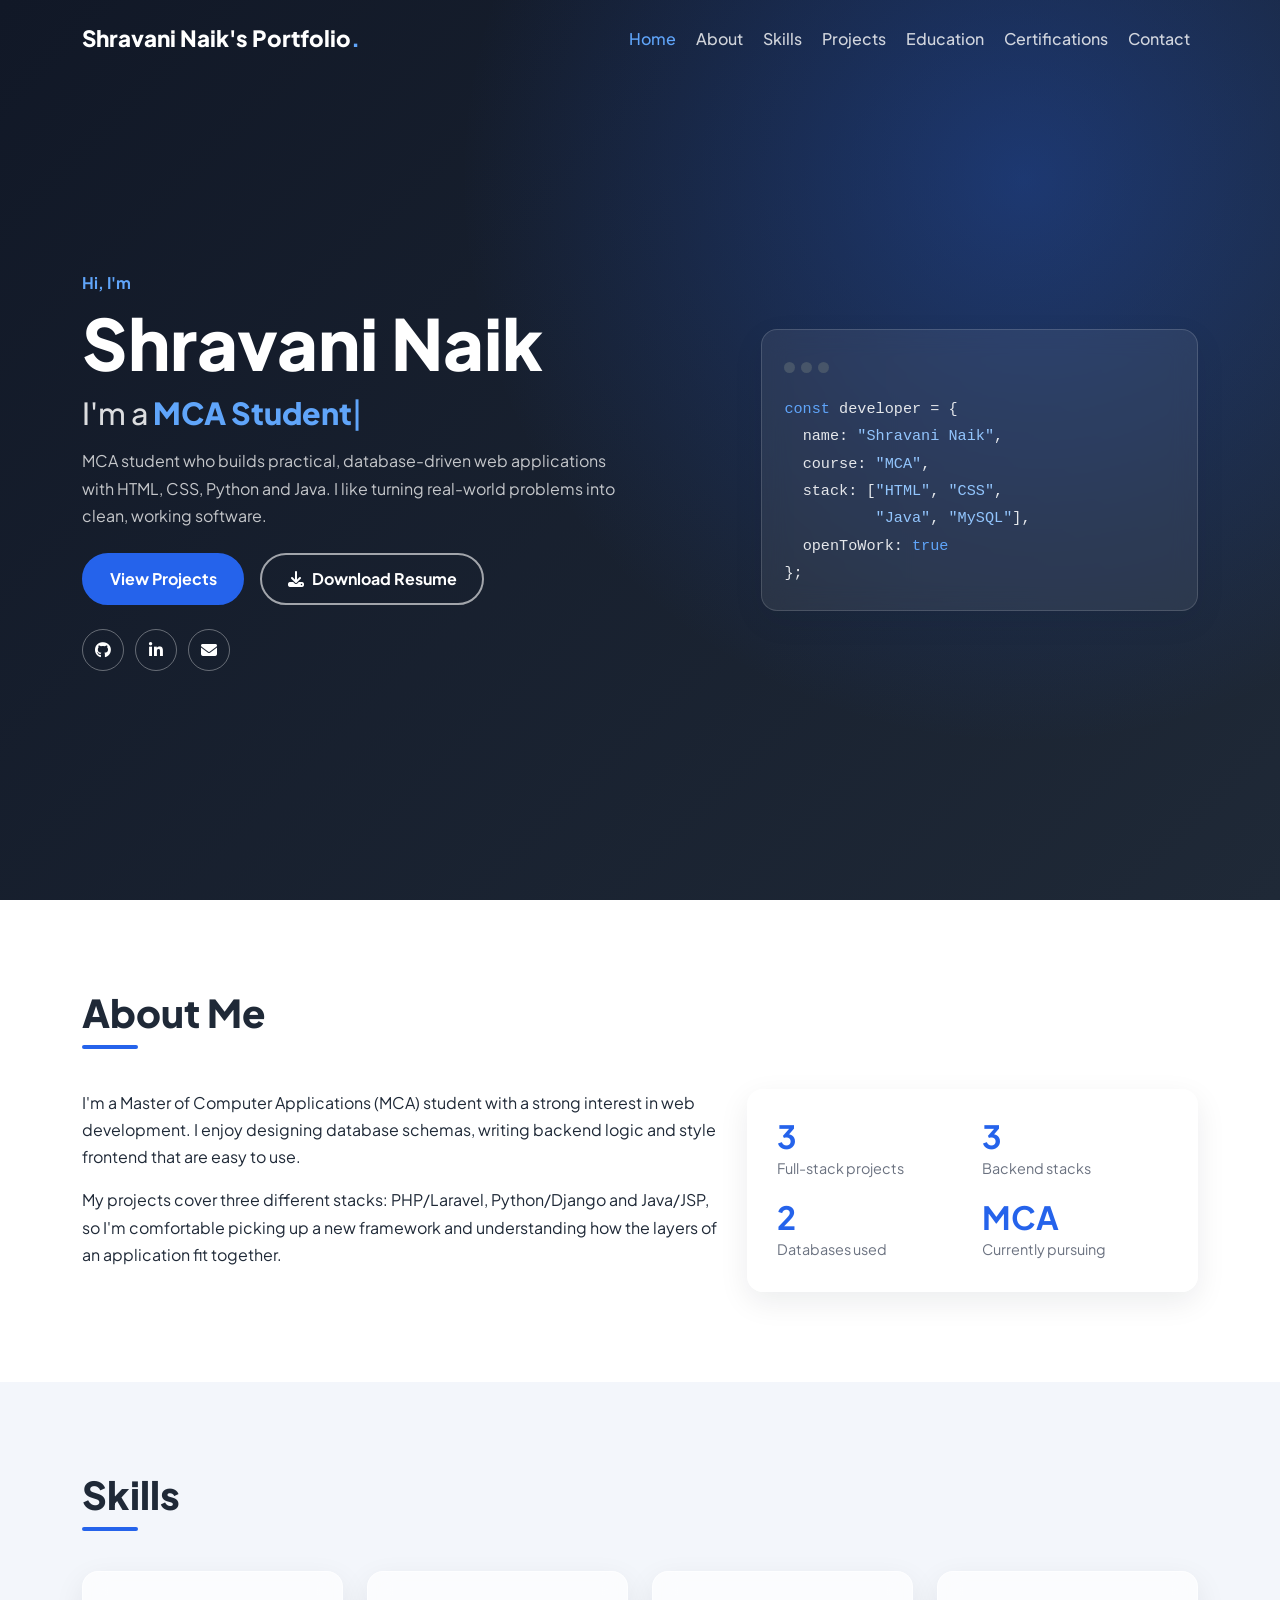
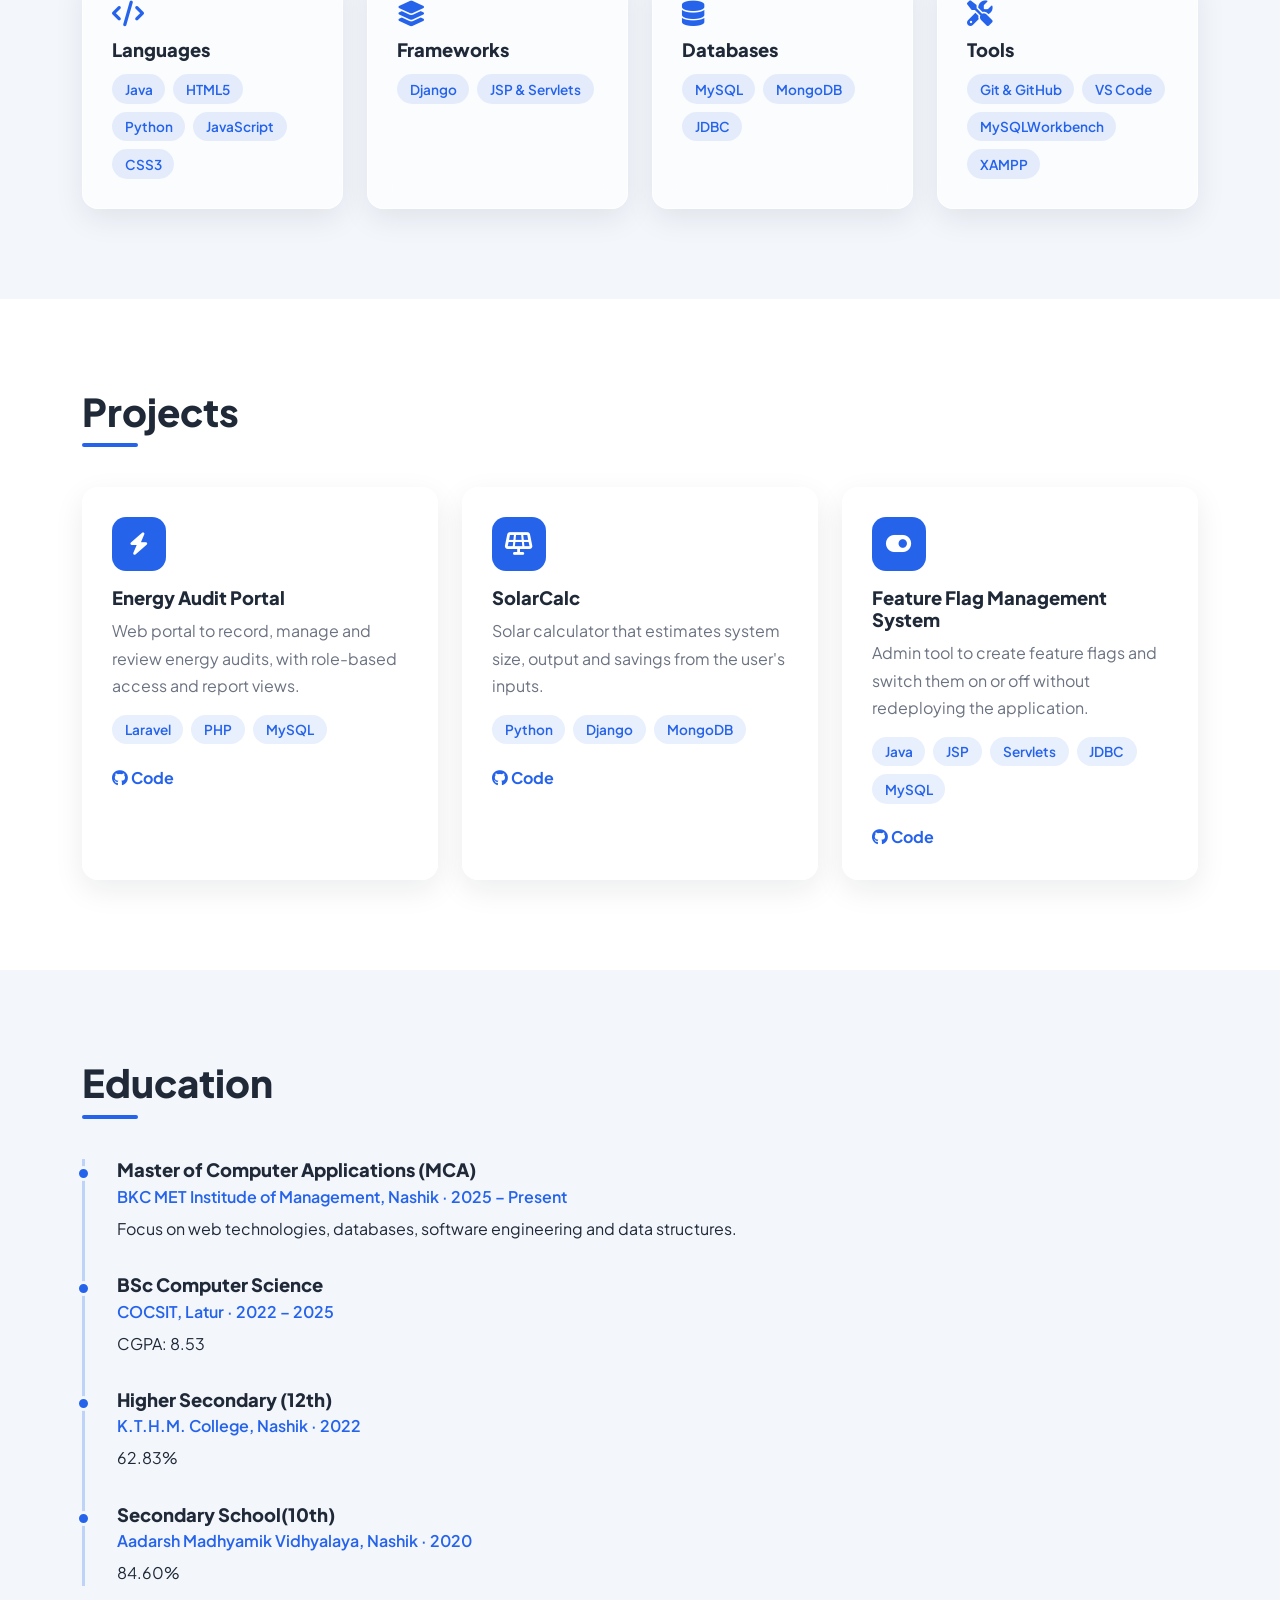
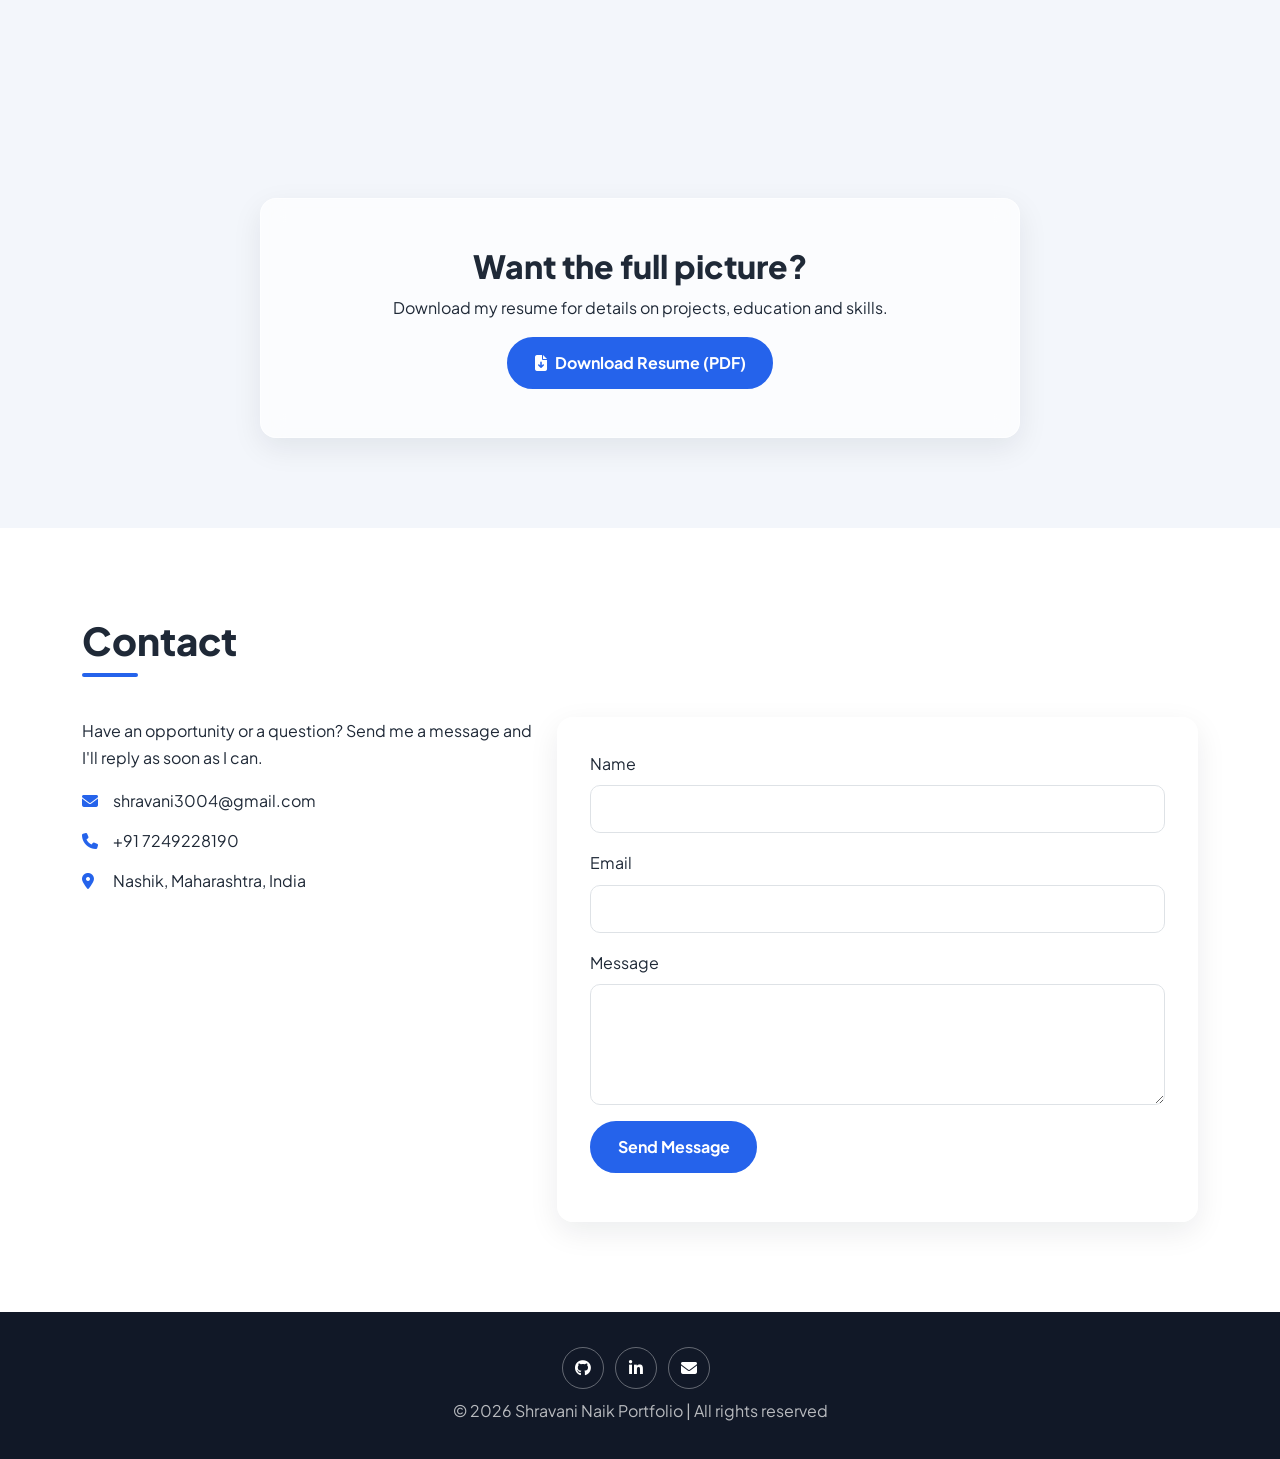
<file: index.html>
<!DOCTYPE html>
<html lang="en">
<head>
  <meta charset="UTF-8">
  <meta name="viewport" content="width=device-width, initial-scale=1">
  <title>Shravani Naik| MCA Student & Web Developer</title>
  <meta name="description" content="Portfolio of Shravani Naik, MCA student building web applications.">

  <!-- Libraries (all via CDN so no install is needed) -->
  <link href="https://cdn.jsdelivr.net/npm/bootstrap@5.3.3/dist/css/bootstrap.min.css" rel="stylesheet">
  <link href="https://cdnjs.cloudflare.com/ajax/libs/font-awesome/6.5.2/css/all.min.css" rel="stylesheet">
  <link href="https://unpkg.com/aos@2.3.4/dist/aos.css" rel="stylesheet">
  <link href="https://fonts.googleapis.com/css2?family=Plus+Jakarta+Sans:wght@400;500;700;800&display=swap" rel="stylesheet">
  <!-- Our own styles (loaded last so they can override Bootstrap) -->
  <link href="style.css" rel="stylesheet">
</head>
<body data-bs-spy="scroll" data-bs-target="#mainNav" data-bs-offset="90">

  <!-- ============ NAVBAR (sticky) ============ -->
  <nav id="mainNav" class="navbar navbar-expand-lg fixed-top">
    <div class="container">
      <a class="navbar-brand" href="#home">Shravani Naik's Portfolio<span>.</span></a>
      <button class="navbar-toggler" type="button" data-bs-toggle="collapse" data-bs-target="#navMenu" aria-label="Toggle navigation">
        <i class="fa-solid fa-bars text-white"></i>
      </button>
      <div class="collapse navbar-collapse" id="navMenu">
        <ul class="navbar-nav ms-auto gap-lg-1">
          <li class="nav-item"><a class="nav-link" href="#home">Home</a></li>
          <li class="nav-item"><a class="nav-link" href="#about">About</a></li>
          <li class="nav-item"><a class="nav-link" href="#skills">Skills</a></li>
          <li class="nav-item"><a class="nav-link" href="#projects">Projects</a></li>
          <li class="nav-item"><a class="nav-link" href="#education">Education</a></li>
          <li class="nav-item"><a class="nav-link" href="#certifications">Certifications</a></li>
          <li class="nav-item"><a class="nav-link" href="#contact">Contact</a></li>
        </ul>
      </div>
    </div>
  </nav>

  <!-- ============ 1. HOME (Hero) ============ -->
  <header id="home" class="hero d-flex align-items-center">
    <div class="container">
      <div class="row align-items-center g-5">
        <div class="col-lg-7" data-aos="fade-right">
          <p class="hero-hello">Hi, I'm</p>
          <h1 class="hero-name">Shravani Naik </h1>
          <h2 class="hero-role">I'm a <span id="typed-role"></span><span class="cursor">|</span></h2>
          <p class="hero-text">MCA student who builds practical, database-driven web applications with HTML, CSS, Python and Java. I like turning real-world problems into clean, working software.</p>
          <div class="d-flex flex-wrap gap-3 mt-4">
            <a href="#projects" class="btn btn-primary-custom">View Projects</a>
            <a href="assets/resume/Shravani_NaikResume.pdf" download class="btn btn-outline-custom"><i class="fa-solid fa-download me-2"></i>Download Resume</a>
          </div>
          <div class="social mt-4">
            <!-- TODO: replace # with your real links -->
            <a href="https://github.com/shravani3004" aria-label="GitHub"><i class="fa-brands fa-github"></i></a>
            <a href="https://www.linkedin.com/in/shravani-naik-mca?utm_source=share_via&utm_content=profile&utm_medium=member_android" aria-label="LinkedIn"><i class="fa-brands fa-linkedin-in"></i></a>
            <a href="mailto:shravani3004@gmail.com" aria-label="Email"><i class="fa-solid fa-envelope"></i></a>
          </div>
        </div>
        <!-- Hero card: a small "code window" instead of a stock photo (keeps the page fast) -->
        <div class="col-lg-5" data-aos="fade-left">
          <div class="glass code-window">
            <div class="dots"><span></span><span></span><span></span></div>
<pre><code><span class="c-k">const</span> developer = {
  name: <span class="c-s">"Shravani Naik"</span>,
  course: <span class="c-s">"MCA"</span>,
  stack: [<span class="c-s">"HTML"</span>, <span class="c-s">"CSS"</span>,
          <span class="c-s">"Java"</span>, <span class="c-s">"MySQL"</span>],
  openToWork: <span class="c-k">true</span>
};</code></pre>
          </div>
        </div>
      </div>
    </div>
  </header>

  <!-- ============ 2. ABOUT ============ -->
  <section id="about" class="section">
    <div class="container">
      <h2 class="section-title" data-aos="fade-up">About Me</h2>
      <div class="row g-4 align-items-stretch">
        <div class="col-lg-7" data-aos="fade-up">
          <p>I'm a Master of Computer Applications (MCA) student with a strong interest in web development. I enjoy designing database schemas, writing backend logic and style frontend that are easy to use.</p>
          <p>My projects cover three different stacks: PHP/Laravel, Python/Django and Java/JSP, so I'm comfortable picking up a new framework and understanding how the layers of an application fit together.</p>
        </div>
        <div class="col-lg-5" data-aos="fade-up" data-aos-delay="100">
          <div class="glass stat-grid">
            <div><strong>3</strong><span>Full-stack projects</span></div>
            <div><strong>3</strong><span>Backend stacks</span></div>
            <div><strong>2</strong><span>Databases used</span></div>
            <div><strong>MCA</strong><span>Currently pursuing</span></div>
          </div>
        </div>
      </div>
    </div>
  </section>

  <!-- ============ 3. SKILLS ============ -->
  <section id="skills" class="section section-alt">
    <div class="container">
      <h2 class="section-title" data-aos="fade-up">Skills</h2>
      <div class="row g-4">
        <div class="col-md-6 col-lg-3" data-aos="fade-up">
          <div class="glass skill-card">
            <i class="fa-solid fa-code"></i><h3>Languages</h3>
            <ul class="tags"><li>Java</li><li>HTML5</li><li>Python</li><li>JavaScript</li><li>CSS3</li></ul>
          </div>
        </div>
        <div class="col-md-6 col-lg-3" data-aos="fade-up" data-aos-delay="100">
          <div class="glass skill-card">
            <i class="fa-solid fa-layer-group"></i><h3>Frameworks</h3>
            <ul class="tags"><li>Django</li><li>JSP &amp; Servlets</li>
          </div>
        </div>
        <div class="col-md-6 col-lg-3" data-aos="fade-up" data-aos-delay="200">
          <div class="glass skill-card">
            <i class="fa-solid fa-database"></i><h3>Databases</h3>
            <ul class="tags"><li>MySQL</li><li>MongoDB</li><li>JDBC</li></ul>
          </div>
        </div>
        <div class="col-md-6 col-lg-3" data-aos="fade-up" data-aos-delay="300">
          <div class="glass skill-card">
            <i class="fa-solid fa-screwdriver-wrench"></i><h3>Tools</h3>
            <ul class="tags"><li>Git &amp; GitHub</li><li>VS Code</li><li>MySQLWorkbench</li><li>XAMPP</li></ul>
          </div>
        </div>
      </div>
    </div>
  </section>

  <!-- ============ 4. PROJECTS ============ -->
  <section id="projects" class="section">
    <div class="container">
      <h2 class="section-title" data-aos="fade-up">Projects</h2>
      <div class="row g-4">

        <!-- Project 1 -->
        <div class="col-lg-4" data-aos="fade-up">
          <article class="glass project-card">
            <div class="project-icon"><i class="fa-solid fa-bolt"></i></div>
            <h3>Energy Audit Portal</h3>
            <p>Web portal to record, manage and review energy audits, with role-based access and report views.</p>
            <ul class="tags"><li>Laravel</li><li>PHP</li><li>MySQL</li></ul>
            <div class="project-links">
              <a href="#" aria-label="Energy Audit Portal source code"><i class="fa-brands fa-github"></i> Code</a>
            </div>
          </article>
        </div>

        <!-- Project 2 -->
        <div class="col-lg-4" data-aos="fade-up" data-aos-delay="100">
          <article class="glass project-card">
            <div class="project-icon"><i class="fa-solid fa-solar-panel"></i></div>
            <h3>SolarCalc</h3>
            <p>Solar calculator that estimates system size, output and savings from the user's inputs.</p>
            <ul class="tags"><li>Python</li><li>Django</li><li>MongoDB</li></ul>
            <div class="project-links">
              <a href="#" aria-label="SolarCalc source code"><i class="fa-brands fa-github"></i> Code</a>
            </div>
          </article>
        </div>

        <!-- Project 3 -->
        <div class="col-lg-4" data-aos="fade-up" data-aos-delay="200">
          <article class="glass project-card">
            <div class="project-icon"><i class="fa-solid fa-toggle-on"></i></div>
            <h3>Feature Flag Management System</h3>
            <p>Admin tool to create feature flags and switch them on or off without redeploying the application.</p>
            <ul class="tags"><li>Java</li><li>JSP</li><li>Servlets</li><li>JDBC</li><li>MySQL</li></ul>
            <div class="project-links">
              <a href="#" aria-label="Feature Flag Management System source code"><i class="fa-brands fa-github"></i> Code</a>
            </div>
          </article>
        </div>
      </div>
      <!-- TODO: edit the descriptions above to match exactly what you built -->
    </div>
  </section>

  <!-- ============ 5. EDUCATION (a real sequence, so a timeline fits) ============ -->
  <section id="education" class="section section-alt">
    <div class="container">
      <h2 class="section-title" data-aos="fade-up">Education</h2>
      <div class="timeline">
        <div class="timeline-item" data-aos="fade-up">
          <h3>Master of Computer Applications (MCA)</h3>
          <p class="meta">BKC MET Institude of Management, Nashik &middot; 2025 &ndash; Present</p>
          <p>Focus on web technologies, databases, software engineering and data structures.</p>
        </div>
        <div class="timeline-item" data-aos="fade-up">
          <h3>BSc Computer Science</h3>
          <p class="meta">COCSIT, Latur &middot; 2022 &ndash; 2025</p>
          <p>CGPA: 8.53</p>
        </div>
        <div class="timeline-item" data-aos="fade-up">
          <h3>Higher Secondary (12th)</h3>
          <p class="meta">K.T.H.M. College, Nashik &middot; 2022</p>
          <p>62.83%</p>
        </div>
         <div class="timeline-item" data-aos="fade-up">
          <h3>Secondary School(10th)</h3>
          <p class="meta">Aadarsh Madhyamik Vidhyalaya, Nashik &middot; 2020</p>
          <p>84.60%</p>
        </div>
      </div>
   
    </div>
  </section>

  <!-- ============ 7. RESUME DOWNLOAD ============ -->
  <section id="resume" class="section section-alt">
    <div class="container">
      <div class="glass resume-box text-center" data-aos="zoom-in">
        <h2>Want the full picture?</h2>
        <p>Download my resume for details on projects, education and skills.</p>
        <a href="assets/resume/Shravani_NaikResume.pdf" download class="btn btn-primary-custom">
          <i class="fa-solid fa-file-arrow-down me-2"></i>Download Resume (PDF)
        </a>
      </div>
    </div>
  </section>

  <!-- ============ 8. CONTACT ============ -->
  <section id="contact" class="section">
    <div class="container">
      <h2 class="section-title" data-aos="fade-up">Contact</h2>
      <div class="row g-4">
        <div class="col-lg-5" data-aos="fade-up">
          <p>Have an opportunity or a question? Send me a message and I'll reply as soon as I can.</p>
          <ul class="contact-list">
            <li><i class="fa-solid fa-envelope"></i> shravani3004@gmail.com</li>
            <li><i class="fa-solid fa-phone"></i> +91 7249228190</li>
            <li><i class="fa-solid fa-location-dot"></i> Nashik, Maharashtra, India</li>
          </ul>
        </div>
        <div class="col-lg-7" data-aos="fade-up" data-aos-delay="100">
          <form id="contactForm" class="glass contact-form" novalidate>
            <div class="mb-3">
              <label for="name" class="form-label">Name</label>
              <input type="text" class="form-control" id="name" required>
              <div class="invalid-feedback">Enter your name.</div>
            </div>
            <div class="mb-3">
              <label for="email" class="form-label">Email</label>
              <input type="email" class="form-control" id="email" required>
              <div class="invalid-feedback">Enter a valid email address.</div>
            </div>
            <div class="mb-3">
              <label for="message" class="form-label">Message</label>
              <textarea class="form-control" id="message" rows="4" required></textarea>
              <div class="invalid-feedback">Write a short message.</div>
            </div>
            <button type="submit" class="btn btn-primary-custom">Send Message</button>
            <p id="formStatus" class="mt-3 mb-0" role="status"></p>
          </form>
        </div>
      </div>
    </div>
  </section>

  <!-- ============ 9. FOOTER ============ -->
  <footer class="footer text-center">
    <div class="container">
      <div class="social mb-2">
        <a href="https://github.com/shravani3004" aria-label="GitHub"><i class="fa-brands fa-github"></i></a>
        <a href="https://www.linkedin.com/in/shravani-naik-mca?utm_source=share_via&utm_content=profile&utm_medium=member_android" aria-label="LinkedIn"><i class="fa-brands fa-linkedin-in"></i></a>
        <a href="mailto:shravani3004@gmail.com" aria-label="Email"><i class="fa-solid fa-envelope"></i></a>
      </div>
      <p class="mb-0">&copy; <span id="year"></span> Shravani Naik Portfolio | All rights reserved</p>
    </div>
  </footer>

  <!-- Back-to-top button -->
  <button id="toTop" aria-label="Back to top"><i class="fa-solid fa-arrow-up"></i></button>

  <!-- Scripts: Bootstrap bundle (includes Popper), AOS, then our own script -->
  <script src="https://cdn.jsdelivr.net/npm/bootstrap@5.3.3/dist/js/bootstrap.bundle.min.js"></script>
  <script src="https://unpkg.com/aos@2.3.4/dist/aos.js"></script>
  <script src="script.js"></script>
</body>
</html>
</file>
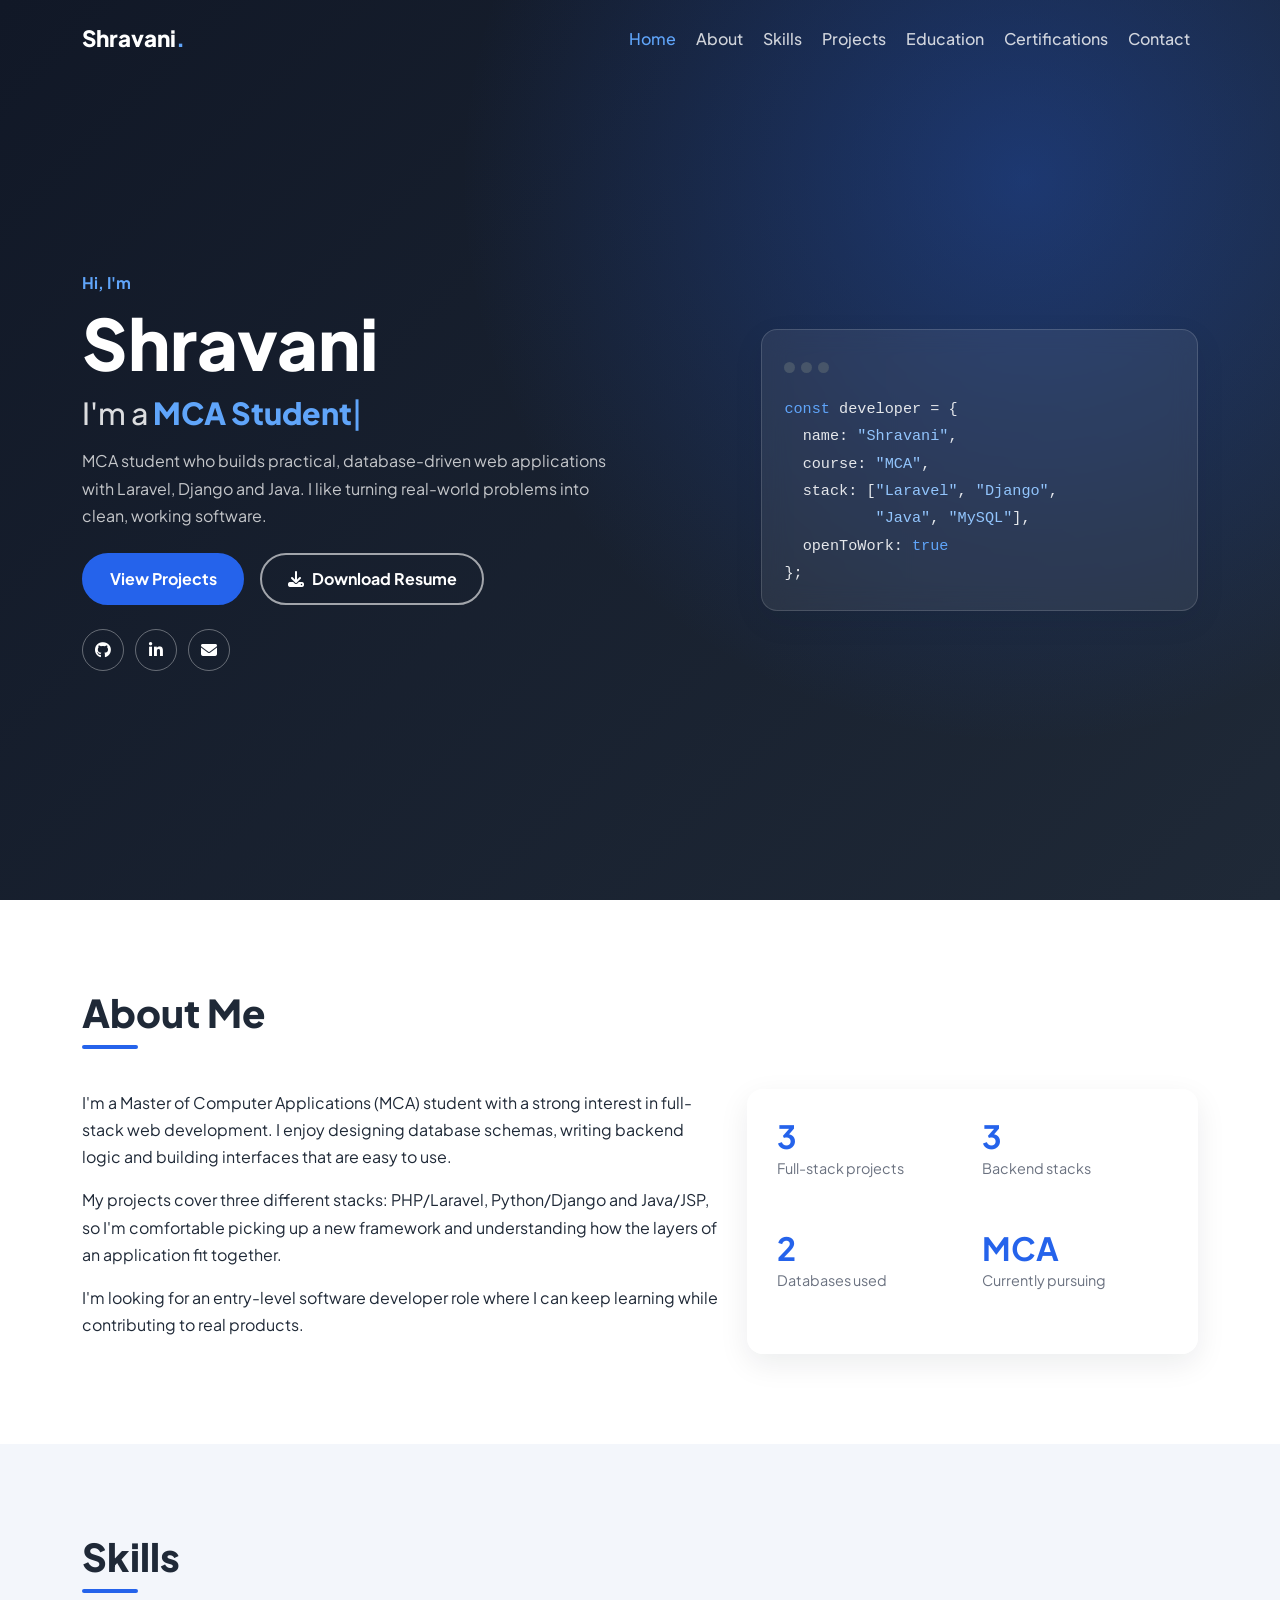
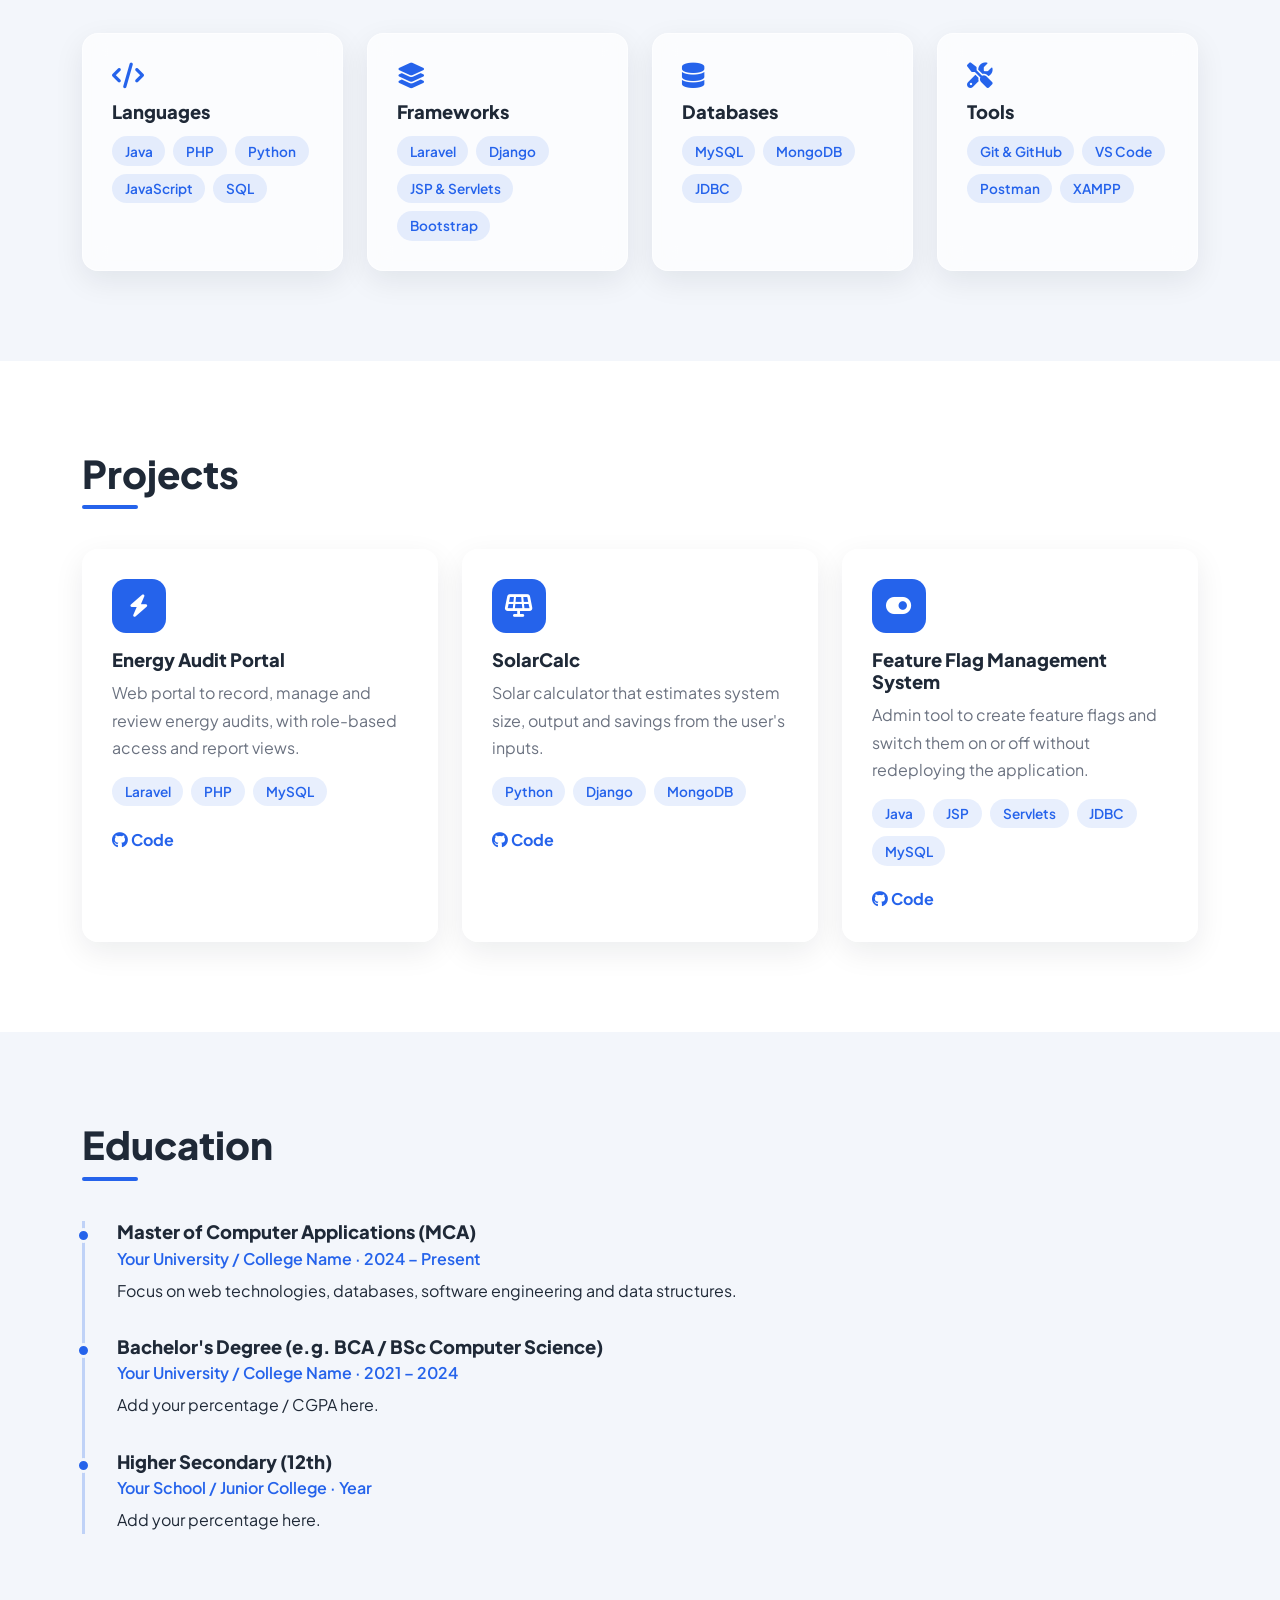
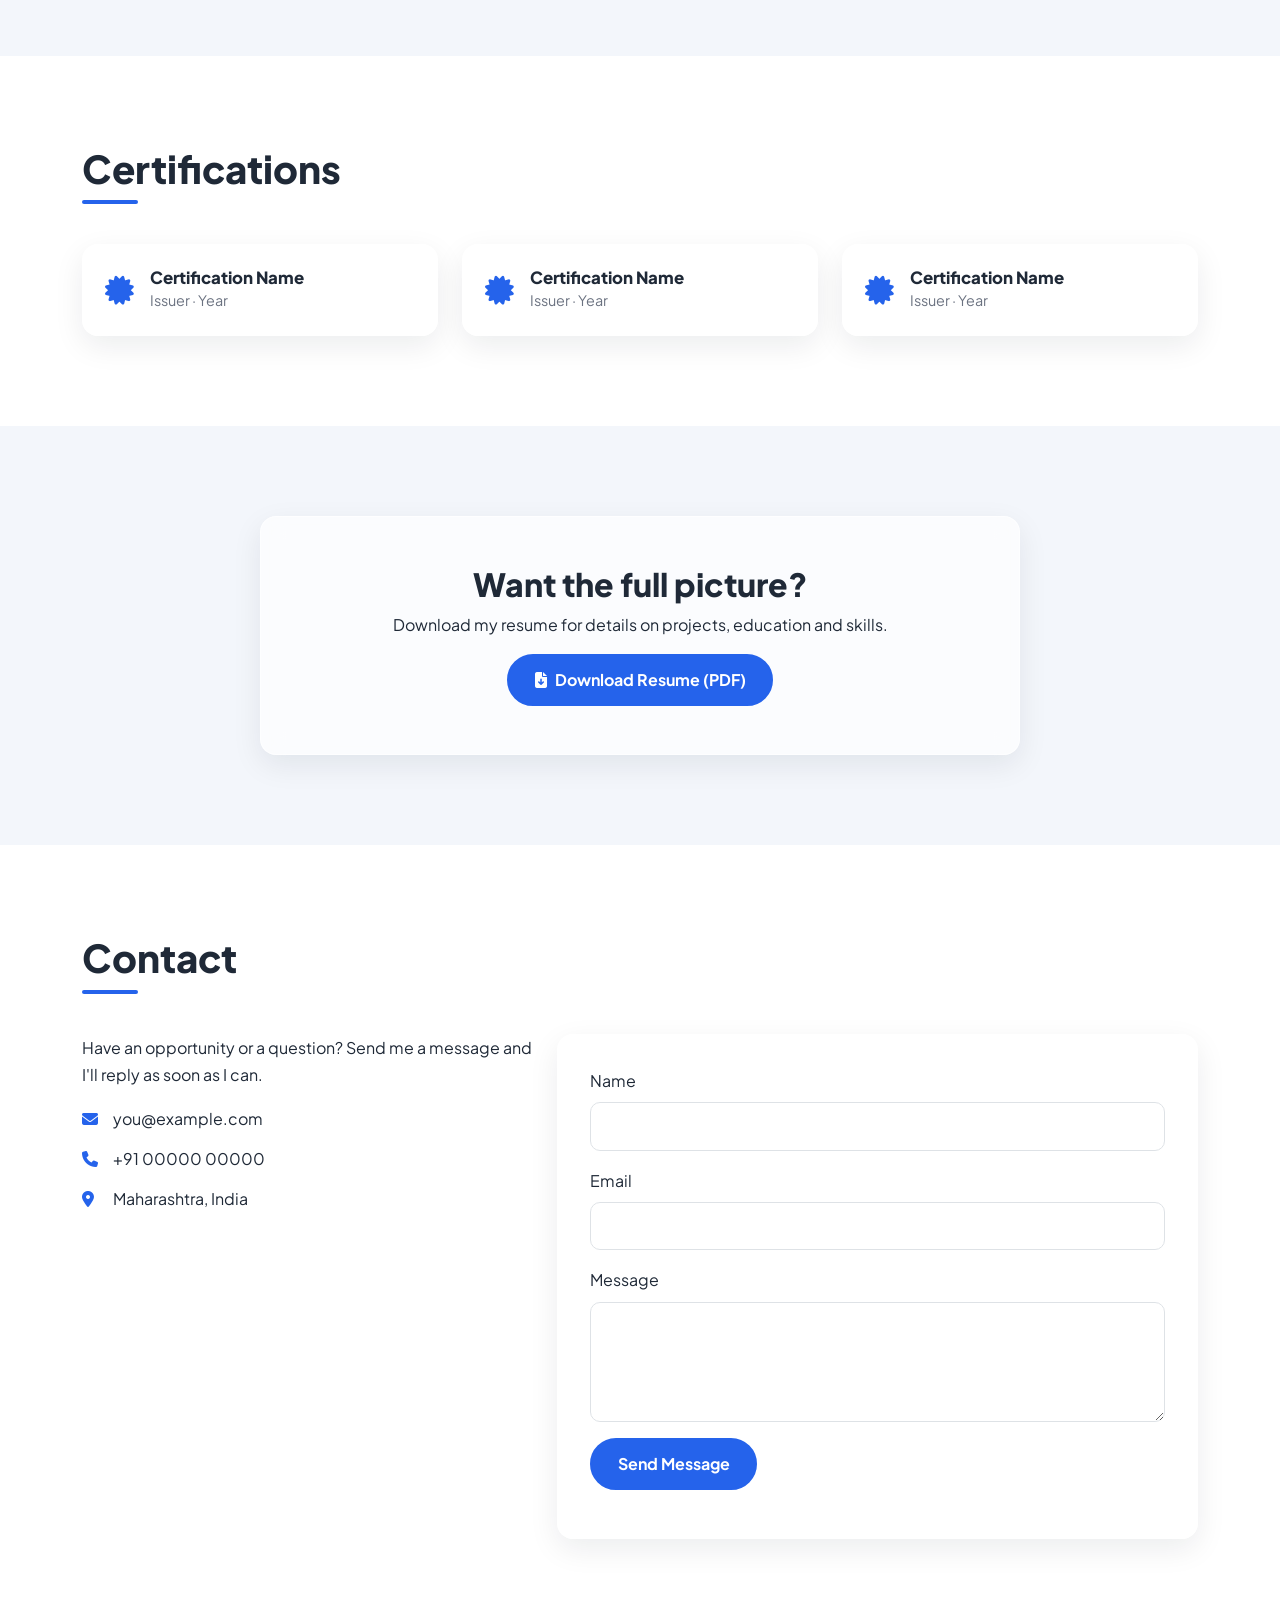
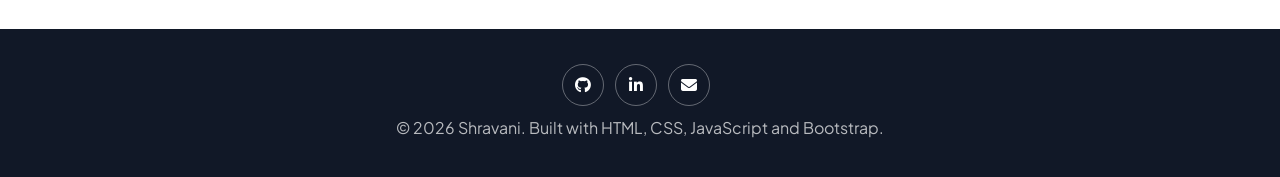
<file: index (1).html>
<!DOCTYPE html>
<html lang="en">
<head>
  <meta charset="UTF-8">
  <meta name="viewport" content="width=device-width, initial-scale=1">
  <title>Shravani | MCA Student & Full-Stack Developer</title>
  <meta name="description" content="Portfolio of Shravani, MCA student building full-stack web applications.">

  <!-- Libraries (all via CDN so no install is needed) -->
  <link href="https://cdn.jsdelivr.net/npm/bootstrap@5.3.3/dist/css/bootstrap.min.css" rel="stylesheet">
  <link href="https://cdnjs.cloudflare.com/ajax/libs/font-awesome/6.5.2/css/all.min.css" rel="stylesheet">
  <link href="https://unpkg.com/aos@2.3.4/dist/aos.css" rel="stylesheet">
  <link href="https://fonts.googleapis.com/css2?family=Plus+Jakarta+Sans:wght@400;500;700;800&display=swap" rel="stylesheet">
  <!-- Our own styles (loaded last so they can override Bootstrap) -->
  <link href="style.css" rel="stylesheet">
</head>
<body data-bs-spy="scroll" data-bs-target="#mainNav" data-bs-offset="90">

  <!-- ============ NAVBAR (sticky) ============ -->
  <nav id="mainNav" class="navbar navbar-expand-lg fixed-top">
    <div class="container">
      <a class="navbar-brand" href="#home">Shravani<span>.</span></a>
      <button class="navbar-toggler" type="button" data-bs-toggle="collapse" data-bs-target="#navMenu" aria-label="Toggle navigation">
        <i class="fa-solid fa-bars text-white"></i>
      </button>
      <div class="collapse navbar-collapse" id="navMenu">
        <ul class="navbar-nav ms-auto gap-lg-1">
          <li class="nav-item"><a class="nav-link" href="#home">Home</a></li>
          <li class="nav-item"><a class="nav-link" href="#about">About</a></li>
          <li class="nav-item"><a class="nav-link" href="#skills">Skills</a></li>
          <li class="nav-item"><a class="nav-link" href="#projects">Projects</a></li>
          <li class="nav-item"><a class="nav-link" href="#education">Education</a></li>
          <li class="nav-item"><a class="nav-link" href="#certifications">Certifications</a></li>
          <li class="nav-item"><a class="nav-link" href="#contact">Contact</a></li>
        </ul>
      </div>
    </div>
  </nav>

  <!-- ============ 1. HOME (Hero) ============ -->
  <header id="home" class="hero d-flex align-items-center">
    <div class="container">
      <div class="row align-items-center g-5">
        <div class="col-lg-7" data-aos="fade-right">
          <p class="hero-hello">Hi, I'm</p>
          <h1 class="hero-name">Shravani <!-- TODO: add surname --></h1>
          <h2 class="hero-role">I'm a <span id="typed-role"></span><span class="cursor">|</span></h2>
          <p class="hero-text">MCA student who builds practical, database-driven web applications with Laravel, Django and Java. I like turning real-world problems into clean, working software.</p>
          <div class="d-flex flex-wrap gap-3 mt-4">
            <a href="#projects" class="btn btn-primary-custom">View Projects</a>
            <a href="assets/resume/Resume.pdf" download class="btn btn-outline-custom"><i class="fa-solid fa-download me-2"></i>Download Resume</a>
          </div>
          <div class="social mt-4">
            <!-- TODO: replace # with your real links -->
            <a href="#" aria-label="GitHub"><i class="fa-brands fa-github"></i></a>
            <a href="#" aria-label="LinkedIn"><i class="fa-brands fa-linkedin-in"></i></a>
            <a href="mailto:you@example.com" aria-label="Email"><i class="fa-solid fa-envelope"></i></a>
          </div>
        </div>
        <!-- Hero card: a small "code window" instead of a stock photo (keeps the page fast) -->
        <div class="col-lg-5" data-aos="fade-left">
          <div class="glass code-window">
            <div class="dots"><span></span><span></span><span></span></div>
<pre><code><span class="c-k">const</span> developer = {
  name: <span class="c-s">"Shravani"</span>,
  course: <span class="c-s">"MCA"</span>,
  stack: [<span class="c-s">"Laravel"</span>, <span class="c-s">"Django"</span>,
          <span class="c-s">"Java"</span>, <span class="c-s">"MySQL"</span>],
  openToWork: <span class="c-k">true</span>
};</code></pre>
          </div>
        </div>
      </div>
    </div>
  </header>

  <!-- ============ 2. ABOUT ============ -->
  <section id="about" class="section">
    <div class="container">
      <h2 class="section-title" data-aos="fade-up">About Me</h2>
      <div class="row g-4 align-items-stretch">
        <div class="col-lg-7" data-aos="fade-up">
          <p>I'm a Master of Computer Applications (MCA) student with a strong interest in full-stack web development. I enjoy designing database schemas, writing backend logic and building interfaces that are easy to use.</p>
          <p>My projects cover three different stacks: PHP/Laravel, Python/Django and Java/JSP, so I'm comfortable picking up a new framework and understanding how the layers of an application fit together.</p>
          <p>I'm looking for an entry-level software developer role where I can keep learning while contributing to real products.</p>
        </div>
        <div class="col-lg-5" data-aos="fade-up" data-aos-delay="100">
          <div class="glass stat-grid">
            <div><strong>3</strong><span>Full-stack projects</span></div>
            <div><strong>3</strong><span>Backend stacks</span></div>
            <div><strong>2</strong><span>Databases used</span></div>
            <div><strong>MCA</strong><span>Currently pursuing</span></div>
          </div>
        </div>
      </div>
    </div>
  </section>

  <!-- ============ 3. SKILLS ============ -->
  <section id="skills" class="section section-alt">
    <div class="container">
      <h2 class="section-title" data-aos="fade-up">Skills</h2>
      <div class="row g-4">
        <div class="col-md-6 col-lg-3" data-aos="fade-up">
          <div class="glass skill-card">
            <i class="fa-solid fa-code"></i><h3>Languages</h3>
            <ul class="tags"><li>Java</li><li>PHP</li><li>Python</li><li>JavaScript</li><li>SQL</li></ul>
          </div>
        </div>
        <div class="col-md-6 col-lg-3" data-aos="fade-up" data-aos-delay="100">
          <div class="glass skill-card">
            <i class="fa-solid fa-layer-group"></i><h3>Frameworks</h3>
            <ul class="tags"><li>Laravel</li><li>Django</li><li>JSP &amp; Servlets</li><li>Bootstrap</li></ul>
          </div>
        </div>
        <div class="col-md-6 col-lg-3" data-aos="fade-up" data-aos-delay="200">
          <div class="glass skill-card">
            <i class="fa-solid fa-database"></i><h3>Databases</h3>
            <ul class="tags"><li>MySQL</li><li>MongoDB</li><li>JDBC</li></ul>
          </div>
        </div>
        <div class="col-md-6 col-lg-3" data-aos="fade-up" data-aos-delay="300">
          <div class="glass skill-card">
            <i class="fa-solid fa-screwdriver-wrench"></i><h3>Tools</h3>
            <ul class="tags"><li>Git &amp; GitHub</li><li>VS Code</li><li>Postman</li><li>XAMPP</li></ul>
          </div>
        </div>
      </div>
    </div>
  </section>

  <!-- ============ 4. PROJECTS ============ -->
  <section id="projects" class="section">
    <div class="container">
      <h2 class="section-title" data-aos="fade-up">Projects</h2>
      <div class="row g-4">

        <!-- Project 1 -->
        <div class="col-lg-4" data-aos="fade-up">
          <article class="glass project-card">
            <div class="project-icon"><i class="fa-solid fa-bolt"></i></div>
            <h3>Energy Audit Portal</h3>
            <p>Web portal to record, manage and review energy audits, with role-based access and report views.</p>
            <ul class="tags"><li>Laravel</li><li>PHP</li><li>MySQL</li></ul>
            <div class="project-links">
              <a href="#" aria-label="Energy Audit Portal source code"><i class="fa-brands fa-github"></i> Code</a>
            </div>
          </article>
        </div>

        <!-- Project 2 -->
        <div class="col-lg-4" data-aos="fade-up" data-aos-delay="100">
          <article class="glass project-card">
            <div class="project-icon"><i class="fa-solid fa-solar-panel"></i></div>
            <h3>SolarCalc</h3>
            <p>Solar calculator that estimates system size, output and savings from the user's inputs.</p>
            <ul class="tags"><li>Python</li><li>Django</li><li>MongoDB</li></ul>
            <div class="project-links">
              <a href="#" aria-label="SolarCalc source code"><i class="fa-brands fa-github"></i> Code</a>
            </div>
          </article>
        </div>

        <!-- Project 3 -->
        <div class="col-lg-4" data-aos="fade-up" data-aos-delay="200">
          <article class="glass project-card">
            <div class="project-icon"><i class="fa-solid fa-toggle-on"></i></div>
            <h3>Feature Flag Management System</h3>
            <p>Admin tool to create feature flags and switch them on or off without redeploying the application.</p>
            <ul class="tags"><li>Java</li><li>JSP</li><li>Servlets</li><li>JDBC</li><li>MySQL</li></ul>
            <div class="project-links">
              <a href="#" aria-label="Feature Flag Management System source code"><i class="fa-brands fa-github"></i> Code</a>
            </div>
          </article>
        </div>
      </div>
      <!-- TODO: edit the descriptions above to match exactly what you built -->
    </div>
  </section>

  <!-- ============ 5. EDUCATION (a real sequence, so a timeline fits) ============ -->
  <section id="education" class="section section-alt">
    <div class="container">
      <h2 class="section-title" data-aos="fade-up">Education</h2>
      <div class="timeline">
        <div class="timeline-item" data-aos="fade-up">
          <h3>Master of Computer Applications (MCA)</h3>
          <p class="meta">Your University / College Name &middot; 2024 &ndash; Present</p>
          <p>Focus on web technologies, databases, software engineering and data structures.</p>
        </div>
        <div class="timeline-item" data-aos="fade-up">
          <h3>Bachelor's Degree (e.g. BCA / BSc Computer Science)</h3>
          <p class="meta">Your University / College Name &middot; 2021 &ndash; 2024</p>
          <p>Add your percentage / CGPA here.</p>
        </div>
        <div class="timeline-item" data-aos="fade-up">
          <h3>Higher Secondary (12th)</h3>
          <p class="meta">Your School / Junior College &middot; Year</p>
          <p>Add your percentage here.</p>
        </div>
      </div>
      <!-- TODO: replace names, years and marks with your real details -->
    </div>
  </section>

  <!-- ============ 6. CERTIFICATIONS ============ -->
  <section id="certifications" class="section">
    <div class="container">
      <h2 class="section-title" data-aos="fade-up">Certifications</h2>
      <div class="row g-4">
        <div class="col-md-6 col-lg-4" data-aos="fade-up">
          <div class="glass cert-card"><i class="fa-solid fa-certificate"></i>
            <div><h3>Certification Name</h3><p>Issuer &middot; Year</p></div></div>
        </div>
        <div class="col-md-6 col-lg-4" data-aos="fade-up" data-aos-delay="100">
          <div class="glass cert-card"><i class="fa-solid fa-certificate"></i>
            <div><h3>Certification Name</h3><p>Issuer &middot; Year</p></div></div>
        </div>
        <div class="col-md-6 col-lg-4" data-aos="fade-up" data-aos-delay="200">
          <div class="glass cert-card"><i class="fa-solid fa-certificate"></i>
            <div><h3>Certification Name</h3><p>Issuer &middot; Year</p></div></div>
        </div>
      </div>
      <!-- TODO: replace with your real certificates -->
    </div>
  </section>

  <!-- ============ 7. RESUME DOWNLOAD ============ -->
  <section id="resume" class="section section-alt">
    <div class="container">
      <div class="glass resume-box text-center" data-aos="zoom-in">
        <h2>Want the full picture?</h2>
        <p>Download my resume for details on projects, education and skills.</p>
        <a href="assets/resume/Resume.pdf" download class="btn btn-primary-custom">
          <i class="fa-solid fa-file-arrow-down me-2"></i>Download Resume (PDF)
        </a>
      </div>
    </div>
  </section>

  <!-- ============ 8. CONTACT ============ -->
  <section id="contact" class="section">
    <div class="container">
      <h2 class="section-title" data-aos="fade-up">Contact</h2>
      <div class="row g-4">
        <div class="col-lg-5" data-aos="fade-up">
          <p>Have an opportunity or a question? Send me a message and I'll reply as soon as I can.</p>
          <ul class="contact-list">
            <li><i class="fa-solid fa-envelope"></i> you@example.com</li>
            <li><i class="fa-solid fa-phone"></i> +91 00000 00000</li>
            <li><i class="fa-solid fa-location-dot"></i> Maharashtra, India</li>
          </ul>
        </div>
        <div class="col-lg-7" data-aos="fade-up" data-aos-delay="100">
          <form id="contactForm" class="glass contact-form" novalidate>
            <div class="mb-3">
              <label for="name" class="form-label">Name</label>
              <input type="text" class="form-control" id="name" required>
              <div class="invalid-feedback">Enter your name.</div>
            </div>
            <div class="mb-3">
              <label for="email" class="form-label">Email</label>
              <input type="email" class="form-control" id="email" required>
              <div class="invalid-feedback">Enter a valid email address.</div>
            </div>
            <div class="mb-3">
              <label for="message" class="form-label">Message</label>
              <textarea class="form-control" id="message" rows="4" required></textarea>
              <div class="invalid-feedback">Write a short message.</div>
            </div>
            <button type="submit" class="btn btn-primary-custom">Send Message</button>
            <p id="formStatus" class="mt-3 mb-0" role="status"></p>
          </form>
        </div>
      </div>
    </div>
  </section>

  <!-- ============ 9. FOOTER ============ -->
  <footer class="footer text-center">
    <div class="container">
      <div class="social mb-2">
        <a href="#" aria-label="GitHub"><i class="fa-brands fa-github"></i></a>
        <a href="#" aria-label="LinkedIn"><i class="fa-brands fa-linkedin-in"></i></a>
        <a href="mailto:you@example.com" aria-label="Email"><i class="fa-solid fa-envelope"></i></a>
      </div>
      <p class="mb-0">&copy; <span id="year"></span> Shravani. Built with HTML, CSS, JavaScript and Bootstrap.</p>
    </div>
  </footer>

  <!-- Back-to-top button -->
  <button id="toTop" aria-label="Back to top"><i class="fa-solid fa-arrow-up"></i></button>

  <!-- Scripts: Bootstrap bundle (includes Popper), AOS, then our own script -->
  <script src="https://cdn.jsdelivr.net/npm/bootstrap@5.3.3/dist/js/bootstrap.bundle.min.js"></script>
  <script src="https://unpkg.com/aos@2.3.4/dist/aos.js"></script>
  <script src="script.js"></script>
</body>
</html>
</file>
<file: style.css>
/* =========================================================
   Portfolio styles
   1. Variables  2. Base  3. Navbar  4. Hero  5. Sections
   6. Cards  7. Timeline  8. Contact  9. Footer  10. Responsive
   ========================================================= */

/* ---------- 1. Colour palette & design tokens ---------- */
:root {
  --blue:        #2563eb;   /* main accent */
  --blue-light:  #60a5fa;   /* highlights */
  --dark:        #1f2937;   /* dark gray: text + dark backgrounds */
  --dark-deep:   #111827;   /* hero background */
  --gray:        #6b7280;   /* secondary text */
  --white:       #ffffff;
  --bg-alt:      #f3f6fb;   /* light tint for alternate sections */
  --radius:      16px;
  --shadow:      0 10px 30px rgba(17, 24, 39, .08);
}

/* ---------- 2. Base ---------- */
html { scroll-behavior: smooth; }            /* smooth scrolling */
body {
  font-family: 'Plus Jakarta Sans', system-ui, sans-serif;
  color: var(--dark);
  line-height: 1.7;
}
h1, h2, h3 { font-weight: 800; line-height: 1.2; }
a { color: var(--blue); }
:focus-visible { outline: 3px solid var(--blue-light); outline-offset: 3px; }  /* keyboard focus */

.section      { padding: 90px 0; }
.section-alt  { background: var(--bg-alt); }
.section-title {
  font-size: clamp(1.8rem, 4vw, 2.4rem);
  margin-bottom: 2.5rem;
  position: relative;
  padding-bottom: .8rem;
}
.section-title::after {                       /* small blue underline */
  content: ""; position: absolute; left: 0; bottom: 0;
  width: 56px; height: 4px; border-radius: 4px; background: var(--blue);
}

/* Glassmorphism: translucent background + blur + soft border */
.glass {
  background: rgba(255, 255, 255, .65);
  backdrop-filter: blur(12px);
  -webkit-backdrop-filter: blur(12px);
  border: 1px solid rgba(255, 255, 255, .6);
  border-radius: var(--radius);
  box-shadow: var(--shadow);
}

/* Buttons */
.btn-primary-custom, .btn-outline-custom {
  padding: .75rem 1.6rem; border-radius: 50px; font-weight: 700;
  transition: transform .2s ease, box-shadow .2s ease, background .2s ease;
}
.btn-primary-custom { background: var(--blue); color: var(--white); border: 2px solid var(--blue); }
.btn-primary-custom:hover { background: #1d4ed8; color: var(--white); transform: translateY(-3px); box-shadow: 0 8px 20px rgba(37,99,235,.35); }
.btn-outline-custom { color: var(--white); border: 2px solid rgba(255,255,255,.6); }
.btn-outline-custom:hover { background: var(--white); color: var(--dark); transform: translateY(-3px); }

/* ---------- 3. Navbar ---------- */
.navbar { padding: .9rem 0; transition: background .3s ease, box-shadow .3s ease; }
.navbar.scrolled { background: rgba(17,24,39,.92); backdrop-filter: blur(10px); box-shadow: 0 4px 20px rgba(0,0,0,.2); }
.navbar-brand { color: var(--white); font-weight: 800; font-size: 1.4rem; }
.navbar-brand span { color: var(--blue-light); }
.navbar-brand:hover { color: var(--white); }
.navbar .nav-link { color: rgba(255,255,255,.8); font-weight: 500; }
.navbar .nav-link:hover, .navbar .nav-link.active { color: var(--blue-light); }
@media (max-width: 991px) {                   /* mobile menu gets a dark panel */
  .navbar-collapse { background: var(--dark-deep); border-radius: var(--radius); padding: 1rem; margin-top: .6rem; }
}

/* ---------- 4. Hero ---------- */
.hero {
  min-height: 100vh; padding: 110px 0 70px; color: var(--white);
  background:
    radial-gradient(circle at 80% 20%, rgba(37,99,235,.35), transparent 45%),
    linear-gradient(135deg, var(--dark-deep), var(--dark));
}
.hero-hello { color: var(--blue-light); font-weight: 700; margin-bottom: .3rem; }
.hero-name  { font-size: clamp(2.6rem, 7vw, 4.4rem); }
.hero-role  { font-size: clamp(1.3rem, 3vw, 1.9rem); font-weight: 500; color: rgba(255,255,255,.85); margin: .6rem 0 1rem; }
#typed-role { color: var(--blue-light); font-weight: 800; }
.cursor     { color: var(--blue-light); animation: blink 1s steps(2) infinite; }
@keyframes blink { 50% { opacity: 0; } }
.hero-text  { max-width: 540px; color: rgba(255,255,255,.75); }

.social a {
  display: inline-flex; align-items: center; justify-content: center;
  width: 42px; height: 42px; margin-right: .5rem; border-radius: 50%;
  color: var(--white); border: 1px solid rgba(255,255,255,.35); text-decoration: none;
  transition: background .2s ease, transform .2s ease;
}
.social a:hover { background: var(--blue); border-color: var(--blue); transform: translateY(-3px); }

/* "Code window" card in the hero (dark glass) */
.code-window { padding: 1.4rem; background: rgba(255,255,255,.07); border-color: rgba(255,255,255,.15); }
.code-window .dots span { display: inline-block; width: 11px; height: 11px; border-radius: 50%; background: #475569; margin-right: 6px; }
.code-window pre { margin: 1rem 0 0; color: #e5e7eb; font-size: .95rem; line-height: 1.8; white-space: pre-wrap; }
.c-k { color: var(--blue-light); }   /* keywords */
.c-s { color: #93c5fd; }             /* strings */

/* ---------- 5. About ---------- */
.stat-grid { display: grid; grid-template-columns: 1fr 1fr; gap: 1.2rem; padding: 1.8rem; height: 100%; }
.stat-grid strong { display: block; font-size: 2rem; color: var(--blue); line-height: 1.1; }
.stat-grid span   { color: var(--gray); font-size: .9rem; }

/* ---------- 6. Cards (skills, projects, certifications) ---------- */
.skill-card, .project-card { padding: 1.8rem; height: 100%; transition: transform .25s ease, box-shadow .25s ease; }
.skill-card:hover, .project-card:hover, .cert-card:hover { transform: translateY(-6px); box-shadow: 0 16px 35px rgba(37,99,235,.18); }
.skill-card > i { font-size: 1.6rem; color: var(--blue); margin-bottom: .8rem; }
.skill-card h3, .project-card h3 { font-size: 1.15rem; }

.tags { list-style: none; padding: 0; margin: .8rem 0 0; display: flex; flex-wrap: wrap; gap: .5rem; }
.tags li { background: rgba(37,99,235,.1); color: var(--blue); padding: .2rem .8rem; border-radius: 50px; font-size: .85rem; font-weight: 600; }

.project-icon {
  width: 54px; height: 54px; display: grid; place-items: center; margin-bottom: 1rem;
  border-radius: 14px; background: var(--blue); color: var(--white); font-size: 1.4rem;
}
.project-card p { color: var(--gray); }
.project-links { margin-top: 1.2rem; }
.project-links a { font-weight: 700; text-decoration: none; }
.project-links a:hover { text-decoration: underline; }

.cert-card { display: flex; gap: 1rem; align-items: center; padding: 1.4rem; transition: transform .25s ease, box-shadow .25s ease; }
.cert-card > i { font-size: 1.8rem; color: var(--blue); }
.cert-card h3 { font-size: 1.05rem; margin: 0; }
.cert-card p  { margin: 0; color: var(--gray); font-size: .9rem; }

/* ---------- 7. Education timeline (education IS a sequence) ---------- */
.timeline { position: relative; padding-left: 2rem; border-left: 3px solid rgba(37,99,235,.25); }
.timeline-item { position: relative; margin-bottom: 2rem; }
.timeline-item::before {                      /* dot on the line */
  content: ""; position: absolute; left: calc(-2rem - 9px); top: .45rem;
  width: 15px; height: 15px; border-radius: 50%; background: var(--blue); border: 3px solid var(--bg-alt);
}
.timeline-item h3 { font-size: 1.15rem; margin-bottom: .1rem; }
.timeline-item .meta { color: var(--blue); font-weight: 600; margin-bottom: .3rem; }

/* Resume box */
.resume-box { padding: 3rem 1.5rem; max-width: 760px; margin: 0 auto; }

/* ---------- 8. Contact ---------- */
.contact-list { list-style: none; padding: 0; }
.contact-list li { margin-bottom: .8rem; }
.contact-list i { width: 28px; color: var(--blue); }
.contact-form { padding: 2rem; }
.form-control { border-radius: 10px; padding: .7rem 1rem; }
.form-control:focus { border-color: var(--blue); box-shadow: 0 0 0 .2rem rgba(37,99,235,.2); }
#formStatus { font-weight: 600; color: #15803d; }

/* ---------- 9. Footer + back-to-top ---------- */
.footer { background: var(--dark-deep); color: rgba(255,255,255,.7); padding: 2.2rem 0; }
#toTop {
  position: fixed; right: 20px; bottom: 20px; width: 44px; height: 44px; border: 0; border-radius: 50%;
  background: var(--blue); color: var(--white); box-shadow: var(--shadow);
  opacity: 0; visibility: hidden; transition: opacity .3s ease; z-index: 999;
}
#toTop.show { opacity: 1; visibility: visible; }

/* ---------- 10. Responsive + accessibility ---------- */
@media (max-width: 767px) {
  .section { padding: 70px 0; }
  .hero { text-align: left; }
}
@media (prefers-reduced-motion: reduce) {     /* respect users who dislike animation */
  html { scroll-behavior: auto; }
  * { animation: none !important; transition: none !important; }
}
</file>
